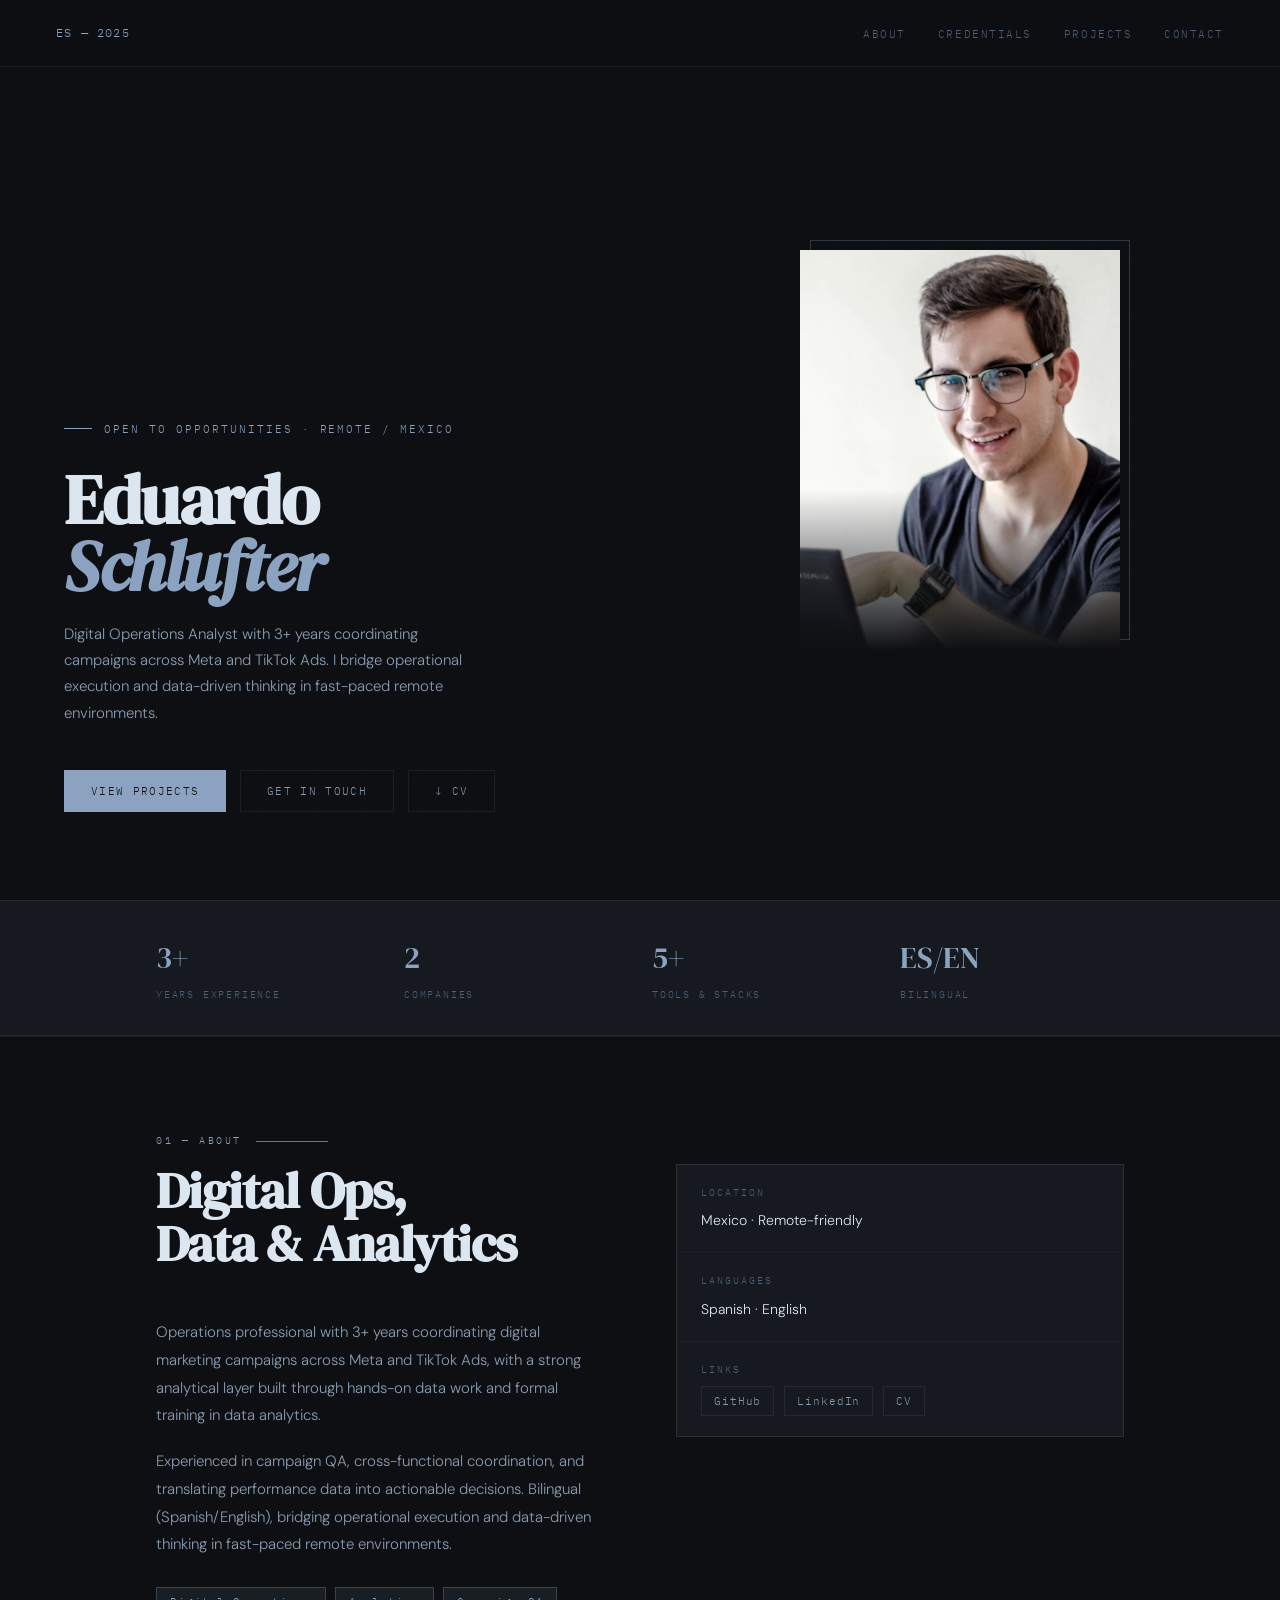
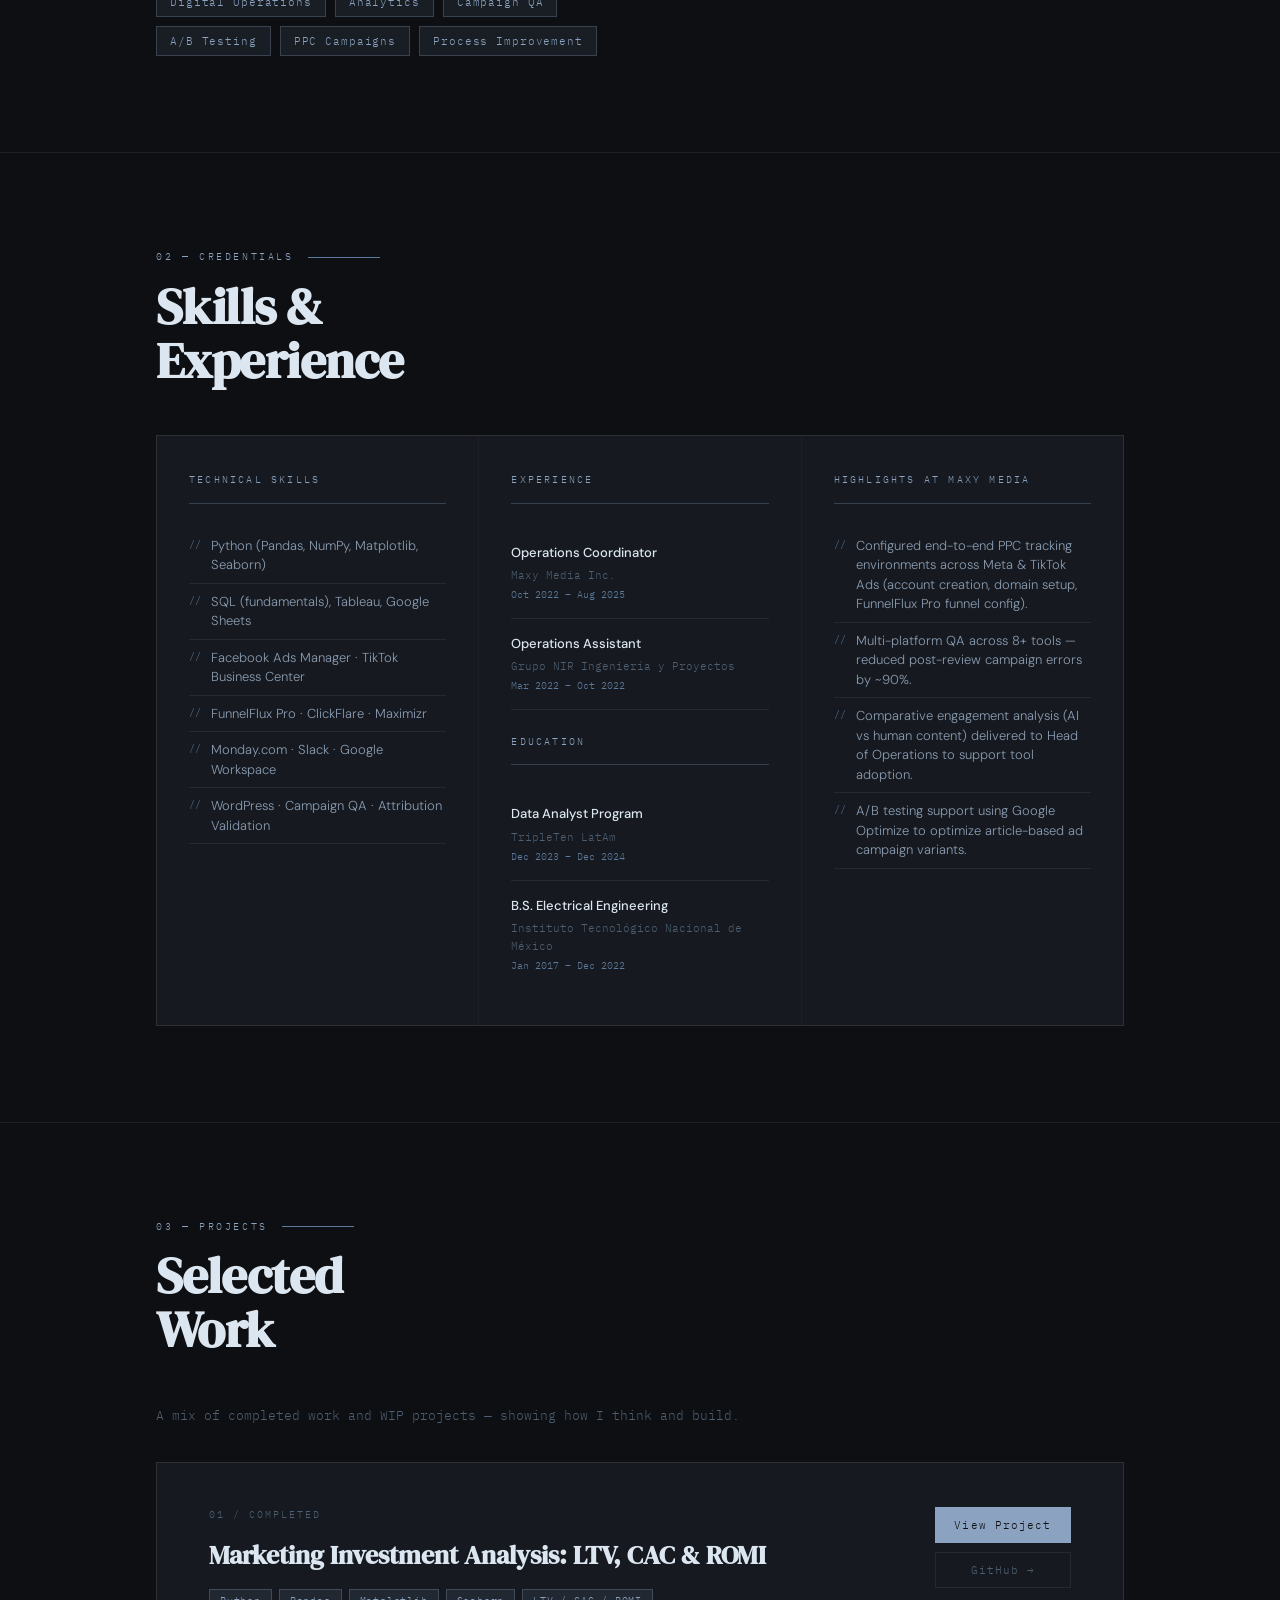
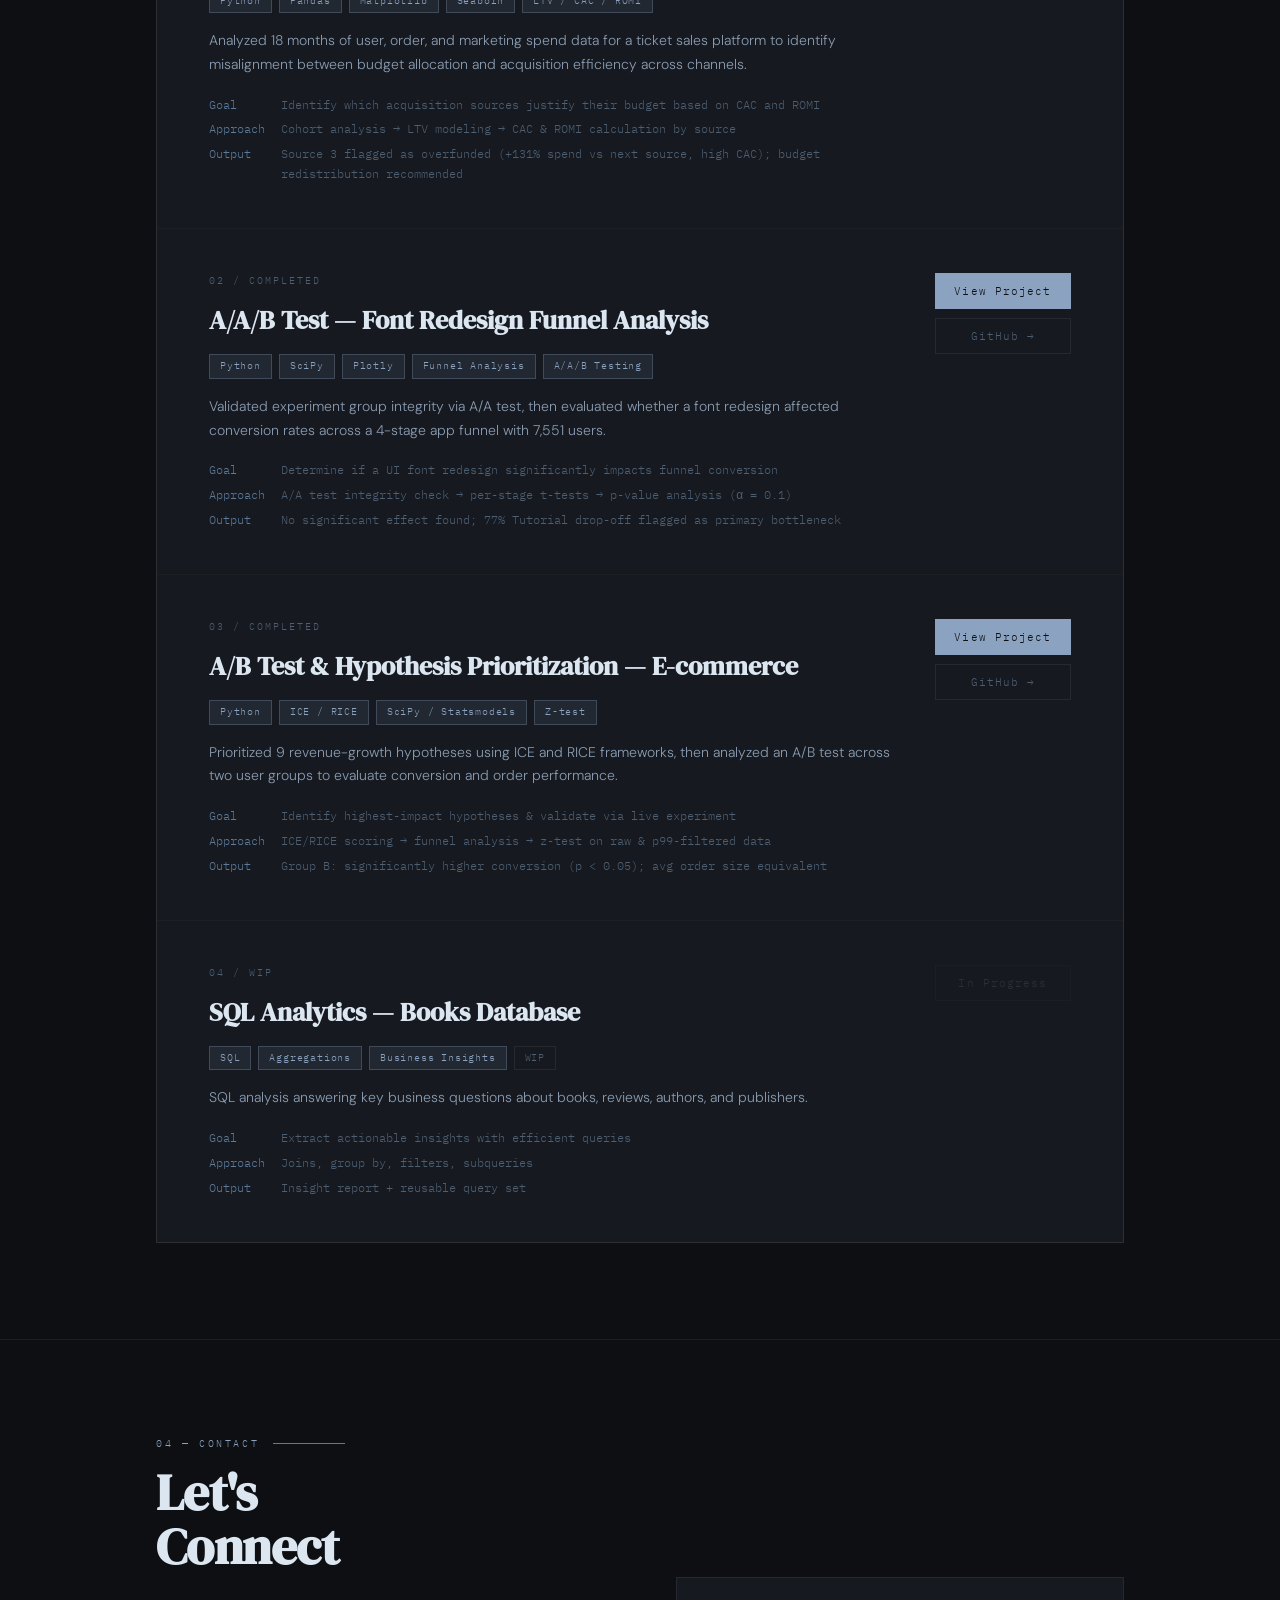
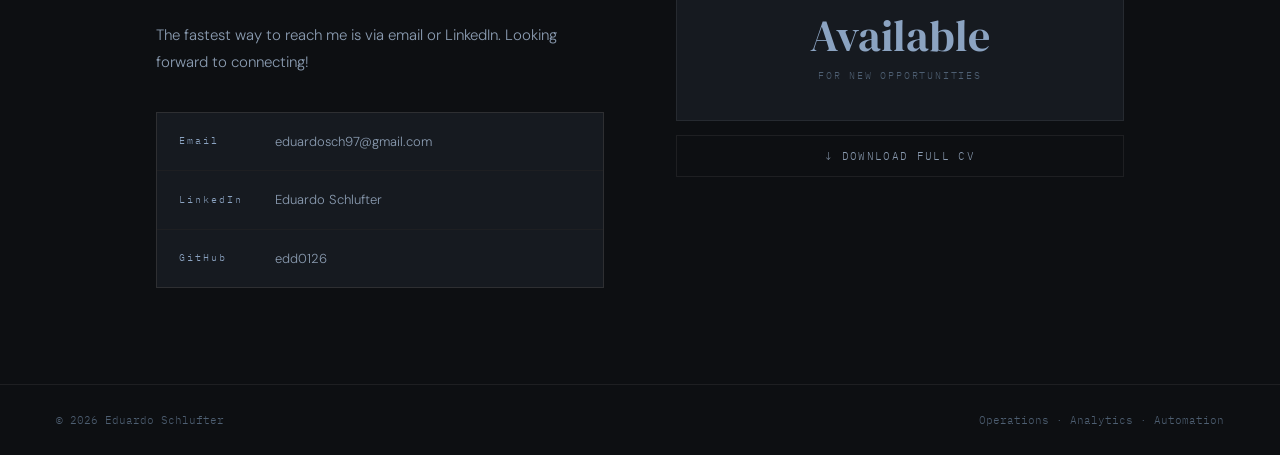
<file: index.html>
<!DOCTYPE html>
<html lang="en">
<head>
  <meta charset="UTF-8" />
  <meta name="viewport" content="width=device-width, initial-scale=1.0" />
  <title>Eduardo Schlufter — Portfolio</title>
  <meta name="description" content="Eduardo Schlufter — Operations Coordinator · Data Analytics · Process Automation" />
  <link rel="preconnect" href="https://fonts.googleapis.com" />
  <link rel="preconnect" href="https://fonts.gstatic.com" crossorigin />
  <link href="https://fonts.googleapis.com/css2?family=DM+Serif+Display:ital@0;1&family=IBM+Plex+Mono:wght@300;400;500&family=DM+Sans:wght@300;400;500&display=swap" rel="stylesheet" />
  <link rel="stylesheet" href="style.css" />
</head>
<body>

  <nav>
    <a href="#top" class="nav-logo">ES — 2025</a>
    <ul class="nav-links">
      <li><a href="#about">About</a></li>
      <li><a href="#credentials">Credentials</a></li>
      <li><a href="#projects">Projects</a></li>
      <li><a href="#contact">Contact</a></li>
    </ul>
  </nav>

  <!-- ── HERO ── -->
  <section class="hero" id="top" style="border-top: none;">
    <div class="hero-left">
      <div class="hero-tag">Open to opportunities · Remote / Mexico</div>
      <h1 class="hero-name">Eduardo<br><em>Schlufter</em></h1>
      <p class="hero-sub">Digital Operations Analyst with 3+ years coordinating campaigns across Meta and TikTok Ads. I bridge operational execution and data-driven thinking in fast-paced remote environments.</p>
      <div class="hero-actions">
        <a href="#projects" class="btn btn-primary">View Projects</a>
        <a href="#contact" class="btn btn-outline">Get in Touch</a>
        <a href="assets/Eduardo_Schlufter_CV.pdf" target="_blank" class="btn btn-outline">↓ CV</a>
      </div>
    </div>
    <div class="hero-right">
      <div class="hero-photo-wrap">
        <img src="assets/p-pic.jpg" alt="Eduardo Schlufter" />
      </div>
    </div>
  </section>

  <!-- ── STATS ── -->
  <div class="stats-bar">
    <div class="stats-inner">
      <div class="reveal">
        <div class="stat-val">3+</div>
        <div class="stat-lbl">Years Experience</div>
      </div>
      <div class="reveal d1">
        <div class="stat-val">2</div>
        <div class="stat-lbl">Companies</div>
      </div>
      <div class="reveal d2">
        <div class="stat-val">5+</div>
        <div class="stat-lbl">Tools & Stacks</div>
      </div>
      <div class="reveal d3">
        <div class="stat-val">ES/EN</div>
        <div class="stat-lbl">Bilingual</div>
      </div>
    </div>
  </div>

  <!-- ── ABOUT ── -->
  <section id="about">
    <div class="inner">
      <div class="section-label">01 — About</div>
      <div class="about-grid">
        <div>
          <h2 class="section-title reveal">Digital Ops,<br>Data & Analytics</h2>
          <div class="about-text reveal">
            <p>Operations professional with 3+ years coordinating digital marketing campaigns across Meta and TikTok Ads, with a strong analytical layer built through hands-on data work and formal training in data analytics.</p>
            <p>Experienced in campaign QA, cross-functional coordination, and translating performance data into actionable decisions. Bilingual (Spanish/English), bridging operational execution and data-driven thinking in fast-paced remote environments.</p>
          </div>
          <div class="focus-tags reveal">
            <span class="tag">Digital Operations</span>
            <span class="tag">Analytics</span>
            <span class="tag">Campaign QA</span>
            <span class="tag">A/B Testing</span>
            <span class="tag">PPC Campaigns</span>
            <span class="tag">Process Improvement</span>
          </div>
        </div>
        <div class="reveal">
          <div class="meta-stack">
            <div class="meta-item">
              <div class="meta-item-lbl">Location</div>
              <div class="meta-item-val">Mexico · Remote-friendly</div>
            </div>
            <div class="meta-item">
              <div class="meta-item-lbl">Languages</div>
              <div class="meta-item-val">Spanish · English</div>
            </div>
            <div class="meta-item">
              <div class="meta-item-lbl">Links</div>
              <div class="social-row">
                <a href="https://github.com/edd0126" target="_blank" class="social-link">GitHub</a>
                <a href="https://www.linkedin.com/in/eduardo-schlufter-704889116/" target="_blank" class="social-link">LinkedIn</a>
                <a href="https://drive.google.com/file/d/12-T_VDntnQ95_SvZIrYCv5WUB22SXpeE/view?usp=sharing" target="_blank" class="social-link">CV</a>
              </div>
            </div>
          </div>
        </div>
      </div>
    </div>
  </section>

  <!-- ── CREDENTIALS ── -->
  <section id="credentials">
    <div class="inner">
      <div class="section-label">02 — Credentials</div>
      <h2 class="section-title reveal">Skills &<br>Experience</h2>
      <div class="creds-grid reveal">
        <div class="cred-block">
          <div class="cred-title">Technical Skills</div>
          <div class="cred-row">Python (Pandas, NumPy, Matplotlib, Seaborn)</div>
          <div class="cred-row">SQL (fundamentals), Tableau, Google Sheets</div>
          <div class="cred-row">Facebook Ads Manager · TikTok Business Center</div>
          <div class="cred-row">FunnelFlux Pro · ClickFlare · Maximizr</div>
          <div class="cred-row">Monday.com · Slack · Google Workspace</div>
          <div class="cred-row">WordPress · Campaign QA · Attribution Validation</div>
        </div>
        <div class="cred-block">
          <div class="cred-title">Experience</div>
          <div class="exp-item">
            <div class="exp-title">Operations Coordinator</div>
            <div class="exp-org">Maxy Media Inc.</div>
            <div class="exp-date">Oct 2022 – Aug 2025</div>
          </div>
          <div class="exp-item">
            <div class="exp-title">Operations Assistant</div>
            <div class="exp-org">Grupo NIR Ingeniería y Proyectos</div>
            <div class="exp-date">Mar 2022 – Oct 2022</div>
          </div>
          <div class="cred-title" style="margin-top: 24px;">Education</div>
          <div class="exp-item">
            <div class="exp-title">Data Analyst Program</div>
            <div class="exp-org">TripleTen LatAm</div>
            <div class="exp-date">Dec 2023 – Dec 2024</div>
          </div>
          <div class="exp-item">
            <div class="exp-title">B.S. Electrical Engineering</div>
            <div class="exp-org">Instituto Tecnológico Nacional de México</div>
            <div class="exp-date">Jan 2017 – Dec 2022</div>
          </div>
        </div>
        <div class="cred-block">
          <div class="cred-title">Highlights at Maxy Media</div>
          <div class="cred-row">Configured end-to-end PPC tracking environments across Meta & TikTok Ads (account creation, domain setup, FunnelFlux Pro funnel config).</div>
          <div class="cred-row">Multi-platform QA across 8+ tools — reduced post-review campaign errors by ~90%.</div>
          <div class="cred-row">Comparative engagement analysis (AI vs human content) delivered to Head of Operations to support tool adoption.</div>
          <div class="cred-row">A/B testing support using Google Optimize to optimize article-based ad campaign variants.</div>
        </div>
      </div>
    </div>
  </section>

  <!-- ── PROJECTS ── -->
  <section id="projects">
    <div class="inner">
      <div class="section-label">03 — Projects</div>
      <h2 class="section-title reveal">Selected<br>Work</h2>
      <p class="reveal" style="font-family: var(--mono); font-size: 13px; color: var(--text-muted); margin-bottom: 36px;">
        A mix of completed work and WIP projects — showing how I think and build.
      </p>
      <div class="projects-list">

        <!-- Project 1: Marketing Investment Analysis (NEW) -->
        <div class="proj-card reveal">
          <div>
            <div class="proj-index">01 / COMPLETED</div>
            <h3 class="proj-name">Marketing Investment Analysis: LTV, CAC & ROMI</h3>
            <div class="proj-tech">
              <span class="tech-tag">Python</span>
              <span class="tech-tag">Pandas</span>
              <span class="tech-tag">Matplotlib</span>
              <span class="tech-tag">Seaborn</span>
              <span class="tech-tag">LTV / CAC / ROMI</span>
            </div>
            <p class="proj-desc">Analyzed 18 months of user, order, and marketing spend data for a ticket sales platform to identify misalignment between budget allocation and acquisition efficiency across channels.</p>
            <ul class="proj-bullets">
              <li data-k="Goal">Identify which acquisition sources justify their budget based on CAC and ROMI</li>
              <li data-k="Approach">Cohort analysis → LTV modeling → CAC & ROMI calculation by source</li>
              <li data-k="Output">Source 3 flagged as overfunded (+131% spend vs next source, high CAC); budget redistribution recommended</li>
            </ul>
          </div>
          <div class="proj-links">
            <a href="Projects/marketing-analysis/" class="proj-link primary">View Project</a>
            <a href="https://github.com/edd0126/marketing_investment_analysis_ltv_romi" target="_blank" class="proj-link">GitHub →</a>
          </div>
        </div>

        <!-- Project 2: A/A/B Test -->
        <div class="proj-card reveal d1">
          <div>
            <div class="proj-index">02 / COMPLETED</div>
            <h3 class="proj-name">A/A/B Test — Font Redesign Funnel Analysis</h3>
            <div class="proj-tech">
              <span class="tech-tag">Python</span>
              <span class="tech-tag">SciPy</span>
              <span class="tech-tag">Plotly</span>
              <span class="tech-tag">Funnel Analysis</span>
              <span class="tech-tag">A/A/B Testing</span>
            </div>
            <p class="proj-desc">Validated experiment group integrity via A/A test, then evaluated whether a font redesign affected conversion rates across a 4-stage app funnel with 7,551 users.</p>
            <ul class="proj-bullets">
              <li data-k="Goal">Determine if a UI font redesign significantly impacts funnel conversion</li>
              <li data-k="Approach">A/A test integrity check → per-stage t-tests → p-value analysis (α = 0.1)</li>
              <li data-k="Output">No significant effect found; 77% Tutorial drop-off flagged as primary bottleneck</li>
            </ul>
          </div>
          <div class="proj-links">
            <a href="Projects/aab-test/" class="proj-link primary">View Project</a>
            <a href="https://github.com/edd0126/aab-test-font-redesign-funnel-analysis" target="_blank" class="proj-link">GitHub →</a>
          </div>
        </div>

        <!-- Project 3: A/B Test E-commerce -->
        <div class="proj-card reveal d2">
          <div>
            <div class="proj-index">03 / COMPLETED</div>
            <h3 class="proj-name">A/B Test & Hypothesis Prioritization — E-commerce</h3>
            <div class="proj-tech">
              <span class="tech-tag">Python</span>
              <span class="tech-tag">ICE / RICE</span>
              <span class="tech-tag">SciPy / Statsmodels</span>
              <span class="tech-tag">Z-test</span>
            </div>
            <p class="proj-desc">Prioritized 9 revenue-growth hypotheses using ICE and RICE frameworks, then analyzed an A/B test across two user groups to evaluate conversion and order performance.</p>
            <ul class="proj-bullets">
              <li data-k="Goal">Identify highest-impact hypotheses & validate via live experiment</li>
              <li data-k="Approach">ICE/RICE scoring → funnel analysis → z-test on raw & p99-filtered data</li>
              <li data-k="Output">Group B: significantly higher conversion (p &lt; 0.05); avg order size equivalent</li>
            </ul>
          </div>
          <div class="proj-links">
            <a href="Projects/ab-test/" class="proj-link primary">View Project</a>
            <a href="https://github.com/edd0126/ab-test-ecommerce-hypothesis-prioritization" target="_blank" class="proj-link">GitHub →</a>
          </div>
        </div>

        <!-- Project 4: SQL WIP -->
        <div class="proj-card reveal d3">
          <div>
            <div class="proj-index">04 / WIP</div>
            <h3 class="proj-name">SQL Analytics — Books Database</h3>
            <div class="proj-tech">
              <span class="tech-tag">SQL</span>
              <span class="tech-tag">Aggregations</span>
              <span class="tech-tag">Business Insights</span>
              <span class="tech-tag wip">WIP</span>
            </div>
            <p class="proj-desc">SQL analysis answering key business questions about books, reviews, authors, and publishers.</p>
            <ul class="proj-bullets">
              <li data-k="Goal">Extract actionable insights with efficient queries</li>
              <li data-k="Approach">Joins, group by, filters, subqueries</li>
              <li data-k="Output">Insight report + reusable query set</li>
            </ul>
          </div>
          <div class="proj-links">
            <a href="#" class="proj-link disabled">In Progress</a>
          </div>
        </div>

      </div>
    </div>
  </section>

  <!-- ── CONTACT ── -->
  <section id="contact">
    <div class="inner">
      <div class="section-label">04 — Contact</div>
      <div class="contact-grid">
        <div>
          <h2 class="section-title reveal">Let's<br>Connect</h2>
          <p class="contact-note reveal">The fastest way to reach me is via email or LinkedIn. Looking forward to connecting!</p>
          <div class="contact-methods reveal">
            <a href="mailto:eduardosch97@gmail.com" class="contact-row">
              <span class="contact-icon">Email</span>
              <span class="contact-val">eduardosch97@gmail.com</span>
            </a>
            <a href="https://www.linkedin.com/in/eduardo-schlufter-704889116/" target="_blank" class="contact-row">
              <span class="contact-icon">LinkedIn</span>
              <span class="contact-val">Eduardo Schlufter</span>
            </a>
            <a href="https://github.com/edd0126" target="_blank" class="contact-row">
              <span class="contact-icon">GitHub</span>
              <span class="contact-val">edd0126</span>
            </a>
          </div>
        </div>
        <div class="reveal">
          <div class="contact-avail">
            <div class="avail-text">Available</div>
            <div class="avail-sub">For new opportunities</div>
          </div>
          <a href="https://drive.google.com/file/d/12-T_VDntnQ95_SvZIrYCv5WUB22SXpeE/view?usp=sharing" target="_blank" class="btn btn-outline" style="width:100%; justify-content:center;">↓ Download Full CV</a>
        </div>
      </div>
    </div>
  </section>

  <footer>
    <span class="footer-txt">© <span id="yr"></span> Eduardo Schlufter</span>
    <span class="footer-txt">Operations · Analytics · Automation</span>
  </footer>

  <script>
    document.getElementById('yr').textContent = new Date().getFullYear();
    const obs = new IntersectionObserver(entries => {
      entries.forEach(e => { if (e.isIntersecting) e.target.classList.add('visible'); });
    }, { threshold: 0.08, rootMargin: '0px 0px -36px 0px' });
    document.querySelectorAll('.reveal').forEach(el => obs.observe(el));
  </script>
</body>
</html>
</file>
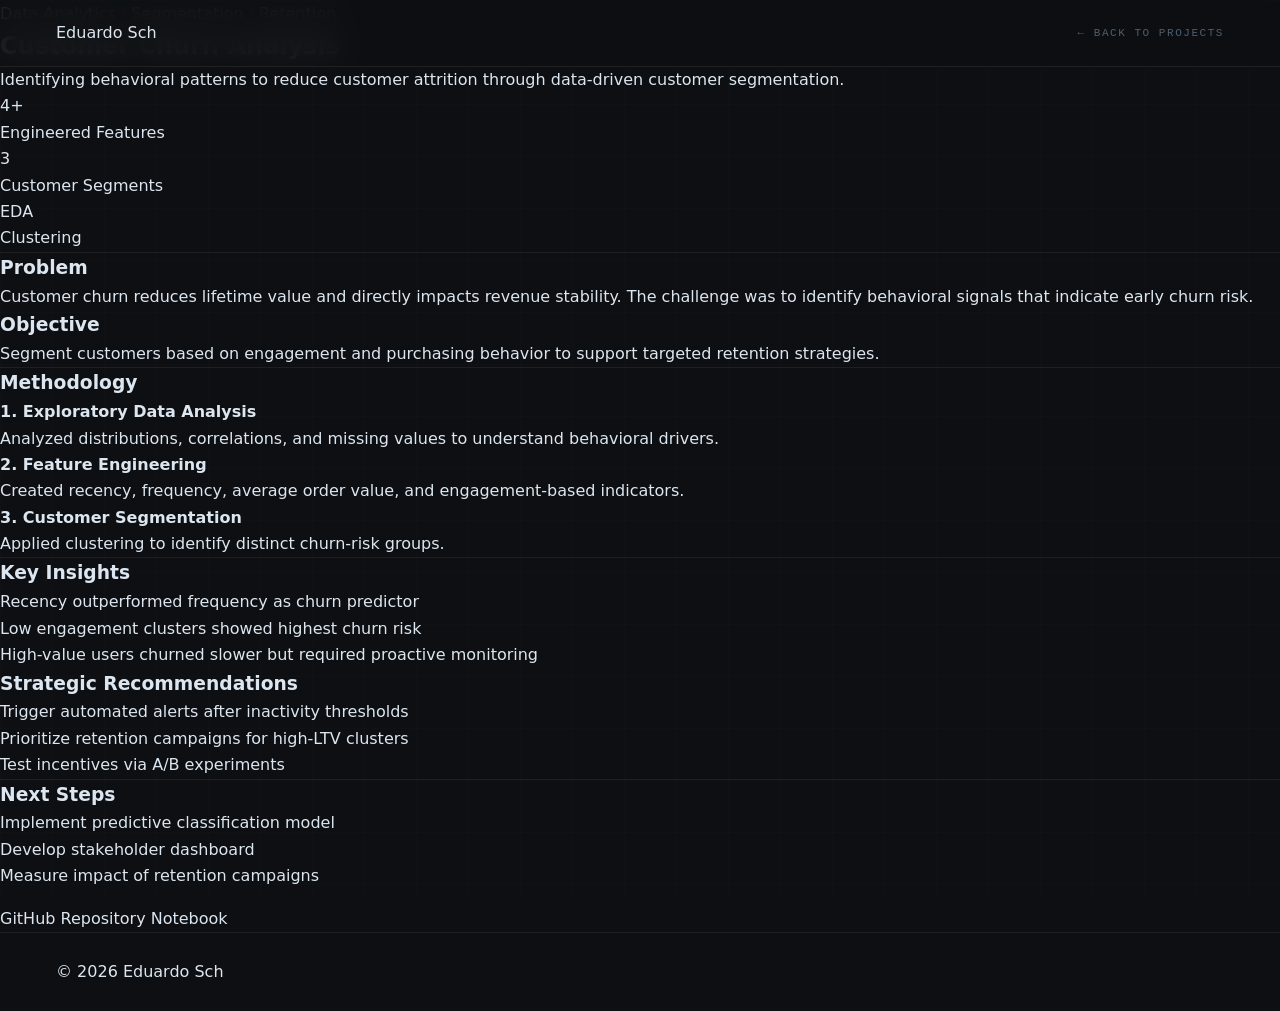
<file: Projects/churn-analisis/index.html>
<!doctype html>
<html lang="en">
<head>
  <meta charset="UTF-8" />
  <meta name="viewport" content="width=device-width, initial-scale=1.0" />
  <title>Customer Churn Analysis — Eduardo Sch</title>
  <meta name="description" content="Customer Churn Analysis project by Eduardo Sch" />
  <link rel="stylesheet" href="/style.css" />
</head>

<body>

<header class="site-header">
  <div class="container">
    <nav class="nav">
      <a class="brand" href="/">Eduardo Sch</a>
      <div class="nav-links">
        <a href="/#projects">← Back to Projects</a>
      </div>
    </nav>

    <section class="project-hero">
      <div class="project-hero-text">
        <p class="pill">Data Analytics · Segmentation · Retention</p>
        <h1>Customer Churn Analysis</h1>
        <p class="subtitle">
          Identifying behavioral patterns to reduce customer attrition
          through data-driven customer segmentation.
        </p>
      </div>

      <div class="project-metrics">
        <div class="metric">
          <div class="metric-value">4+</div>
          <div class="metric-label">Engineered Features</div>
        </div>

        <div class="metric">
          <div class="metric-value">3</div>
          <div class="metric-label">Customer Segments</div>
        </div>

        <div class="metric">
          <div class="metric-value">EDA</div>
          <div class="metric-label">Clustering</div>
        </div>
      </div>
    </section>
  </div>
</header>

<main>

<section class="section">
  <div class="container grid-2">
    <div class="card">
      <h3>Problem</h3>
      <p>
        Customer churn reduces lifetime value and directly impacts revenue stability.
        The challenge was to identify behavioral signals that indicate early churn risk.
      </p>
    </div>

    <div class="card">
      <h3>Objective</h3>
      <p>
        Segment customers based on engagement and purchasing behavior to support
        targeted retention strategies.
      </p>
    </div>
  </div>
</section>

<section class="section">
  <div class="container">
    <div class="card">
      <h3>Methodology</h3>

      <div class="timeline">
        <div class="timeline-step">
          <h4>1. Exploratory Data Analysis</h4>
          <p>Analyzed distributions, correlations, and missing values to understand behavioral drivers.</p>
        </div>

        <div class="timeline-step">
          <h4>2. Feature Engineering</h4>
          <p>Created recency, frequency, average order value, and engagement-based indicators.</p>
        </div>

        <div class="timeline-step">
          <h4>3. Customer Segmentation</h4>
          <p>Applied clustering to identify distinct churn-risk groups.</p>
        </div>
      </div>

    </div>
  </div>
</section>

<section class="section">
  <div class="container grid-2">
    <div class="card">
      <h3>Key Insights</h3>
      <ul class="bullets">
        <li>Recency outperformed frequency as churn predictor</li>
        <li>Low engagement clusters showed highest churn risk</li>
        <li>High-value users churned slower but required proactive monitoring</li>
      </ul>
    </div>

    <div class="card">
      <h3>Strategic Recommendations</h3>
      <ul class="bullets">
        <li>Trigger automated alerts after inactivity thresholds</li>
        <li>Prioritize retention campaigns for high-LTV clusters</li>
        <li>Test incentives via A/B experiments</li>
      </ul>
    </div>
  </div>
</section>

<section class="section">
  <div class="container">
    <div class="card">
      <h3>Next Steps</h3>
      <ul class="bullets">
        <li>Implement predictive classification model</li>
        <li>Develop stakeholder dashboard</li>
        <li>Measure impact of retention campaigns</li>
      </ul>

      <div class="project-links" style="margin-top:16px;">
        <a href="#" target="_blank">GitHub Repository</a>
        <a href="#" target="_blank">Notebook</a>
      </div>
    </div>
  </div>
</section>

</main>

<footer class="footer">
  <div class="container">
    <p class="muted small">© <span id="year"></span> Eduardo Sch</p>
  </div>
</footer>

<script>
document.getElementById("year").textContent = new Date().getFullYear();
</script>

</body>
</html>
</file>
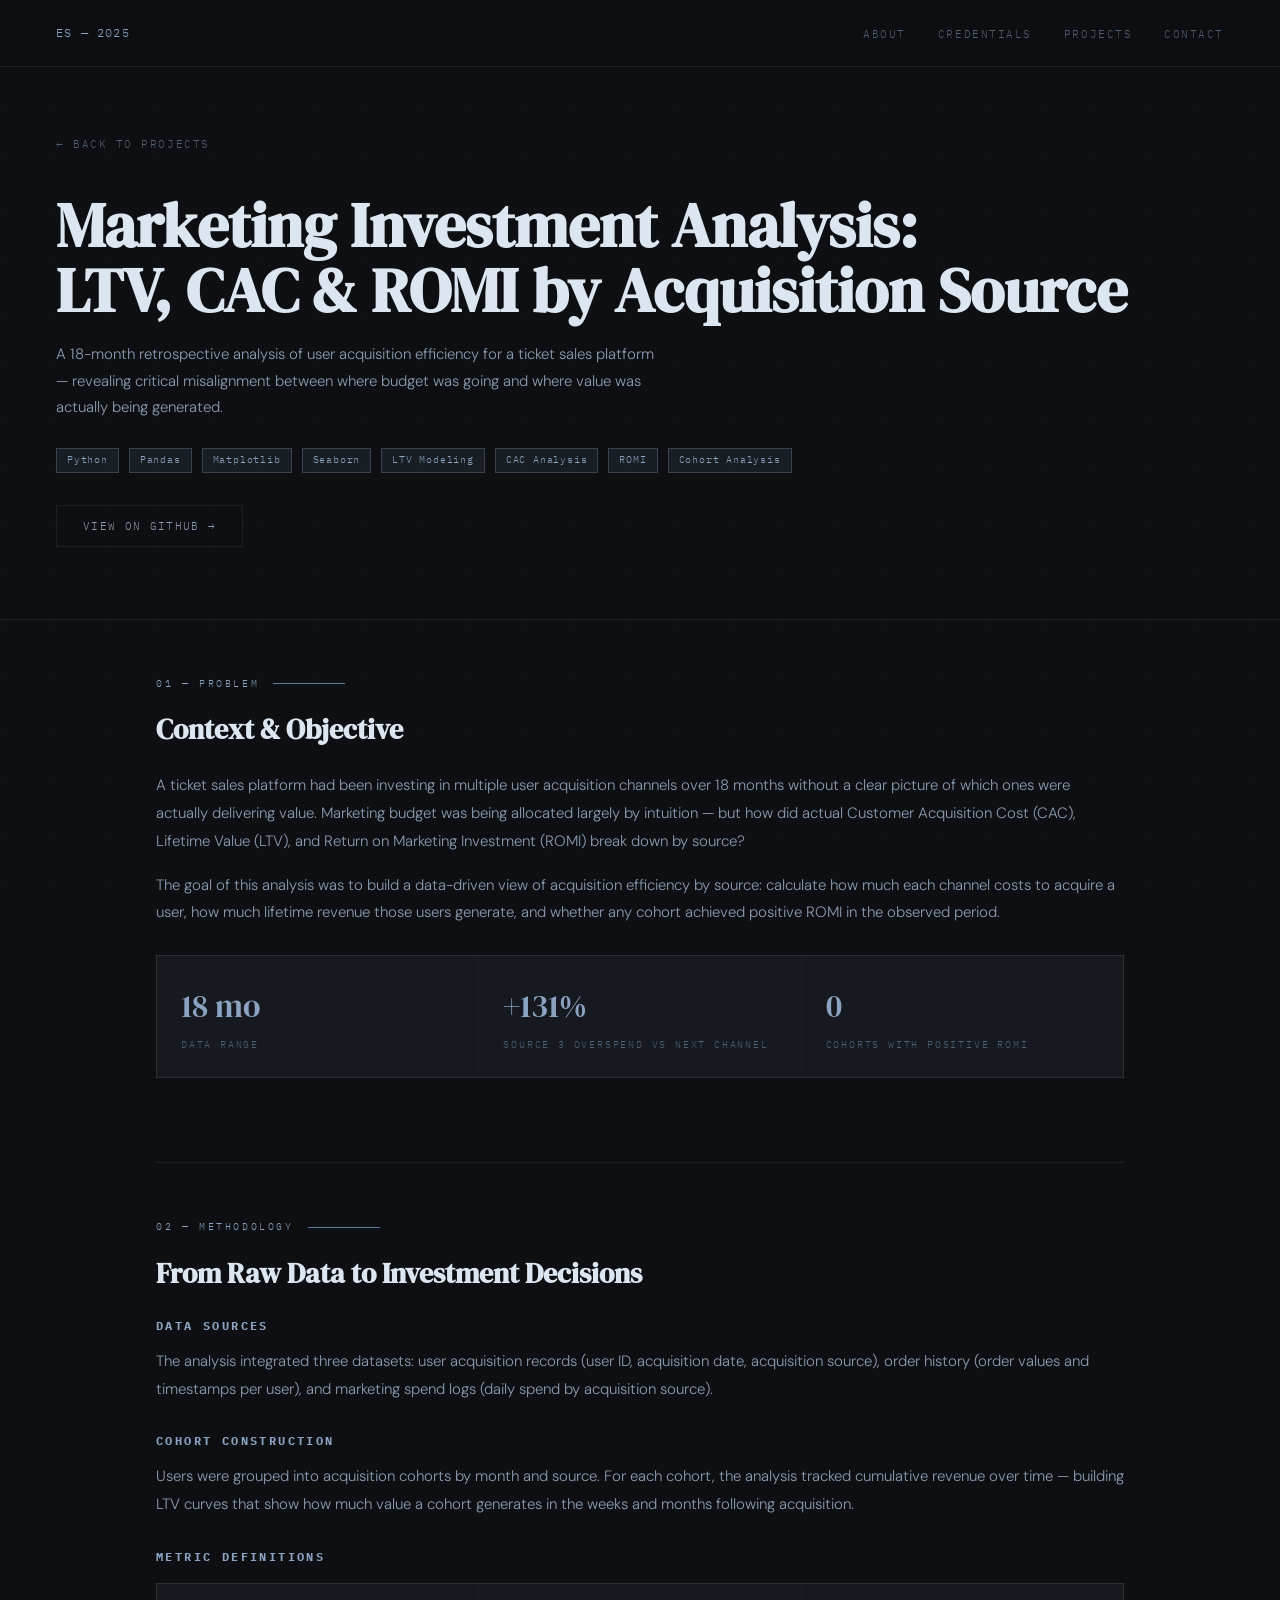
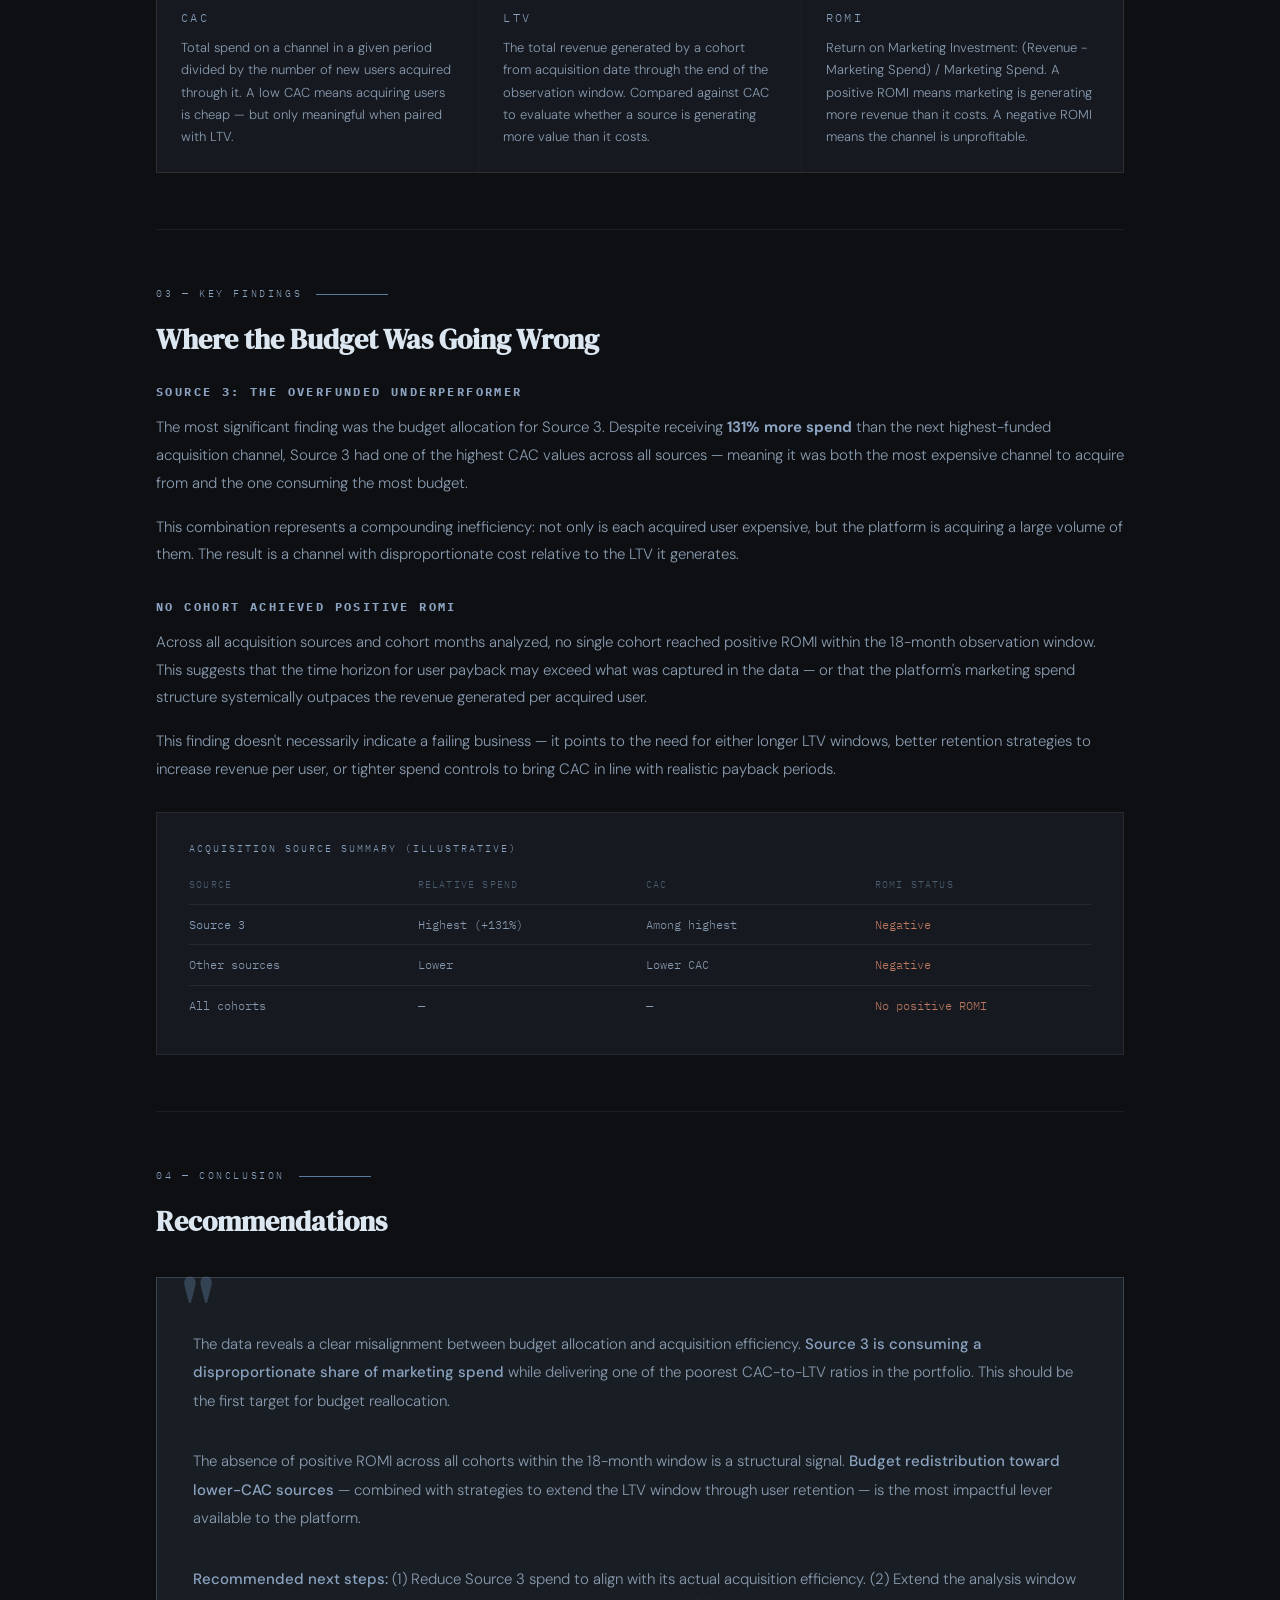
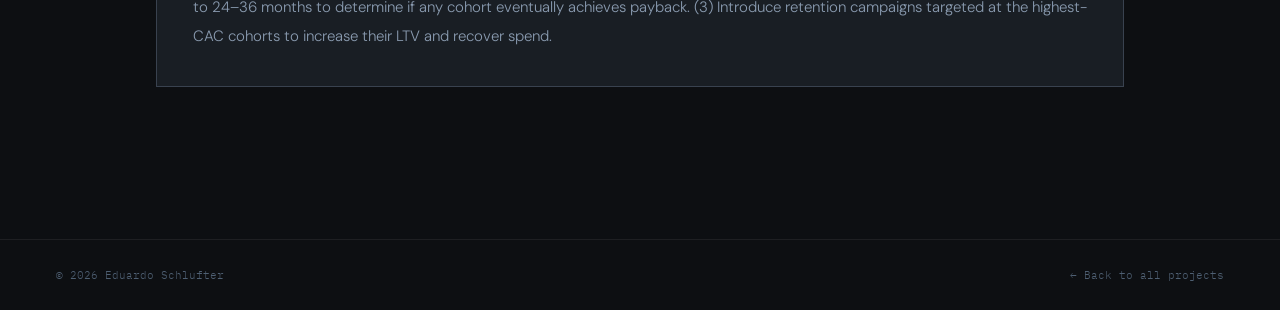
<file: Projects/marketing-analysis/index.html>
<!DOCTYPE html>
<html lang="en">
<head>
  <meta charset="UTF-8" />
  <meta name="viewport" content="width=device-width, initial-scale=1.0" />
  <title>Marketing Investment Analysis: LTV, CAC & ROMI · Eduardo Schlufter</title>
  <link rel="preconnect" href="https://fonts.googleapis.com" />
  <link rel="preconnect" href="https://fonts.gstatic.com" crossorigin />
  <link href="https://fonts.googleapis.com/css2?family=DM+Serif+Display:ital@0;1&family=IBM+Plex+Mono:wght@300;400;500&family=DM+Sans:wght@300;400;500&display=swap" rel="stylesheet" />
  <link rel="stylesheet" href="../../style.css" />
</head>
<body>

  <nav>
    <a href="../../" class="nav-logo">ES — 2025</a>
    <ul class="nav-links">
      <li><a href="../../#about">About</a></li>
      <li><a href="../../#credentials">Credentials</a></li>
      <li><a href="../../#projects">Projects</a></li>
      <li><a href="../../#contact">Contact</a></li>
    </ul>
  </nav>

  <!-- ── PAGE HERO ── -->
  <div class="page-hero">
    <a href="../../#projects" class="page-back">← Back to Projects</a>
    <h1 class="page-title">Marketing Investment Analysis:<br>LTV, CAC & ROMI by Acquisition Source</h1>
    <p class="page-sub">A 18-month retrospective analysis of user acquisition efficiency for a ticket sales platform — revealing critical misalignment between where budget was going and where value was actually being generated.</p>
    <div class="page-meta">
      <span class="tech-tag">Python</span>
      <span class="tech-tag">Pandas</span>
      <span class="tech-tag">Matplotlib</span>
      <span class="tech-tag">Seaborn</span>
      <span class="tech-tag">LTV Modeling</span>
      <span class="tech-tag">CAC Analysis</span>
      <span class="tech-tag">ROMI</span>
      <span class="tech-tag">Cohort Analysis</span>
    </div>
    <div class="page-links">
      <a href="https://github.com/edd0126/marketing_investment_analysis_ltv_romi" target="_blank" class="btn btn-outline">View on GitHub →</a>
    </div>
  </div>

  <div class="proj-body">

    <!-- ── OVERVIEW ── -->
    <div class="proj-section">
      <div class="section-label">01 — Problem</div>
      <h2 class="proj-h2">Context & Objective</h2>
      <p class="proj-p">A ticket sales platform had been investing in multiple user acquisition channels over 18 months without a clear picture of which ones were actually delivering value. Marketing budget was being allocated largely by intuition — but how did actual Customer Acquisition Cost (CAC), Lifetime Value (LTV), and Return on Marketing Investment (ROMI) break down by source?</p>
      <p class="proj-p">The goal of this analysis was to build a data-driven view of acquisition efficiency by source: calculate how much each channel costs to acquire a user, how much lifetime revenue those users generate, and whether any cohort achieved positive ROMI in the observed period.</p>

      <div class="kpi-row">
        <div class="kpi-box">
          <div class="kpi-val">18 mo</div>
          <div class="kpi-lbl">Data Range</div>
        </div>
        <div class="kpi-box">
          <div class="kpi-val">+131%</div>
          <div class="kpi-lbl">Source 3 overspend vs next channel</div>
        </div>
        <div class="kpi-box">
          <div class="kpi-val">0</div>
          <div class="kpi-lbl">Cohorts with positive ROMI</div>
        </div>
      </div>
    </div>

    <!-- ── METHODOLOGY ── -->
    <div class="proj-section">
      <div class="section-label">02 — Methodology</div>
      <h2 class="proj-h2">From Raw Data to Investment Decisions</h2>

      <h3 class="proj-h3">Data Sources</h3>
      <p class="proj-p">The analysis integrated three datasets: user acquisition records (user ID, acquisition date, acquisition source), order history (order values and timestamps per user), and marketing spend logs (daily spend by acquisition source).</p>

      <h3 class="proj-h3" style="margin-top: 28px;">Cohort Construction</h3>
      <p class="proj-p">Users were grouped into acquisition cohorts by month and source. For each cohort, the analysis tracked cumulative revenue over time — building LTV curves that show how much value a cohort generates in the weeks and months following acquisition.</p>

      <h3 class="proj-h3" style="margin-top: 28px;">Metric Definitions</h3>

      <div style="display: grid; grid-template-columns: 1fr 1fr 1fr; gap: 1px; background: var(--border); border: 1px solid var(--border); margin-top: 16px;">
        <div style="background: var(--bg2); padding: 24px;">
          <div class="proj-h3" style="margin-bottom: 10px;">CAC</div>
          <p style="font-size: 13px; color: var(--text-dim); line-height: 1.7;">Total spend on a channel in a given period divided by the number of new users acquired through it. A low CAC means acquiring users is cheap — but only meaningful when paired with LTV.</p>
        </div>
        <div style="background: var(--bg2); padding: 24px;">
          <div class="proj-h3" style="margin-bottom: 10px;">LTV</div>
          <p style="font-size: 13px; color: var(--text-dim); line-height: 1.7;">The total revenue generated by a cohort from acquisition date through the end of the observation window. Compared against CAC to evaluate whether a source is generating more value than it costs.</p>
        </div>
        <div style="background: var(--bg2); padding: 24px;">
          <div class="proj-h3" style="margin-bottom: 10px;">ROMI</div>
          <p style="font-size: 13px; color: var(--text-dim); line-height: 1.7;">Return on Marketing Investment: (Revenue − Marketing Spend) / Marketing Spend. A positive ROMI means marketing is generating more revenue than it costs. A negative ROMI means the channel is unprofitable.</p>
        </div>
      </div>
    </div>

    <!-- ── KEY FINDINGS ── -->
    <div class="proj-section">
      <div class="section-label">03 — Key Findings</div>
      <h2 class="proj-h2">Where the Budget Was Going Wrong</h2>

      <h3 class="proj-h3">Source 3: The Overfunded Underperformer</h3>
      <p class="proj-p">The most significant finding was the budget allocation for Source 3. Despite receiving <strong style="color:var(--acc)">131% more spend</strong> than the next highest-funded acquisition channel, Source 3 had one of the highest CAC values across all sources — meaning it was both the most expensive channel to acquire from and the one consuming the most budget.</p>
      <p class="proj-p">This combination represents a compounding inefficiency: not only is each acquired user expensive, but the platform is acquiring a large volume of them. The result is a channel with disproportionate cost relative to the LTV it generates.</p>

      <h3 class="proj-h3" style="margin-top: 28px;">No Cohort Achieved Positive ROMI</h3>
      <p class="proj-p">Across all acquisition sources and cohort months analyzed, no single cohort reached positive ROMI within the 18-month observation window. This suggests that the time horizon for user payback may exceed what was captured in the data — or that the platform's marketing spend structure systemically outpaces the revenue generated per acquired user.</p>
      <p class="proj-p">This finding doesn't necessarily indicate a failing business — it points to the need for either longer LTV windows, better retention strategies to increase revenue per user, or tighter spend controls to bring CAC in line with realistic payback periods.</p>

      <div style="background: var(--bg2); border: 1px solid var(--border); padding: 28px 32px; margin-top: 28px; font-family: var(--mono); font-size: 12px;">
        <div style="color: var(--acc); font-size: 10px; letter-spacing: 0.2em; text-transform: uppercase; margin-bottom: 20px;">Acquisition Source Summary (illustrative)</div>
        <div style="display: grid; grid-template-columns: 1fr 1fr 1fr 1fr; gap: 12px; color: var(--text-muted); font-size: 10px; letter-spacing: 0.12em; text-transform: uppercase; padding-bottom: 10px; border-bottom: 1px solid var(--border);">
          <span>Source</span><span>Relative Spend</span><span>CAC</span><span>ROMI Status</span>
        </div>
        <div style="display: grid; grid-template-columns: 1fr 1fr 1fr 1fr; gap: 12px; color: var(--text-dim); padding: 10px 0; border-bottom: 1px solid var(--border);">
          <span style="color:var(--acc)">Source 3</span><span>Highest (+131%)</span><span>Among highest</span><span style="color:#c17a5e">Negative</span>
        </div>
        <div style="display: grid; grid-template-columns: 1fr 1fr 1fr 1fr; gap: 12px; color: var(--text-dim); padding: 10px 0; border-bottom: 1px solid var(--border);">
          <span>Other sources</span><span>Lower</span><span>Lower CAC</span><span style="color:#c17a5e">Negative</span>
        </div>
        <div style="display: grid; grid-template-columns: 1fr 1fr 1fr 1fr; gap: 12px; color: var(--text-dim); padding: 10px 0;">
          <span>All cohorts</span><span>—</span><span>—</span><span style="color:#c17a5e">No positive ROMI</span>
        </div>
      </div>
    </div>

    <!-- ── CONCLUSION ── -->
    <div class="proj-section">
      <div class="section-label">04 — Conclusion</div>
      <h2 class="proj-h2">Recommendations</h2>
      <div class="conclusion-box">
        <p class="conclusion-text">The data reveals a clear misalignment between budget allocation and acquisition efficiency. <strong>Source 3 is consuming a disproportionate share of marketing spend</strong> while delivering one of the poorest CAC-to-LTV ratios in the portfolio. This should be the first target for budget reallocation.</p>
        <p class="conclusion-text" style="margin-top: 16px;">The absence of positive ROMI across all cohorts within the 18-month window is a structural signal. <strong>Budget redistribution toward lower-CAC sources</strong> — combined with strategies to extend the LTV window through user retention — is the most impactful lever available to the platform.</p>
        <p class="conclusion-text" style="margin-top: 16px;"><strong>Recommended next steps:</strong> (1) Reduce Source 3 spend to align with its actual acquisition efficiency. (2) Extend the analysis window to 24–36 months to determine if any cohort eventually achieves payback. (3) Introduce retention campaigns targeted at the highest-CAC cohorts to increase their LTV and recover spend.</p>
      </div>
    </div>

  </div><!-- /proj-body -->

  <footer>
    <span class="footer-txt">© <span id="yr"></span> Eduardo Schlufter</span>
    <span class="footer-txt"><a href="../../#projects" style="color:var(--text-muted)">← Back to all projects</a></span>
  </footer>

  <script>
    document.getElementById('yr').textContent = new Date().getFullYear();
    const obs = new IntersectionObserver(entries => {
      entries.forEach(e => { if (e.isIntersecting) e.target.classList.add('visible'); });
    }, { threshold: 0.08 });
    document.querySelectorAll('.reveal').forEach(el => obs.observe(el));
  </script>
</body>
</html>
</file>
<file: style.css>
/* ── TOKENS ── */
:root {
  --bg:          #0d0f12;
  --bg2:         #161a20;
  --bg3:         #1d2330;
  --border:      rgba(255,255,255,0.07);
  --border-acc:  rgba(139,163,193,0.28);
  --acc:         #8ba3c1;
  --acc-dim:     #5c7a9b;
  --acc-sub:     rgba(139,163,193,0.10);
  --text:        #dce6f0;
  --text-dim:    #8a9bb0;
  --text-muted:  #4e5f72;
  --serif:       'DM Serif Display', Georgia, serif;
  --mono:        'IBM Plex Mono', 'Courier New', monospace;
  --sans:        'DM Sans', system-ui, sans-serif;
}

/* ── RESET ── */
*, *::before, *::after { box-sizing: border-box; margin: 0; padding: 0; }
html { scroll-behavior: smooth; }
body {
  background: var(--bg);
  color: var(--text);
  font-family: var(--sans);
  font-weight: 300;
  line-height: 1.65;
  overflow-x: hidden;
}

/* Subtle grid */
body::after {
  content: '';
  position: fixed;
  inset: 0;
  background-image:
    linear-gradient(rgba(255,255,255,0.012) 1px, transparent 1px),
    linear-gradient(90deg, rgba(255,255,255,0.012) 1px, transparent 1px);
  background-size: 52px 52px;
  pointer-events: none;
  z-index: 0;
}

a { color: inherit; text-decoration: none; }

/* ── NAV ── */
nav {
  position: fixed; top: 0; left: 0; right: 0; z-index: 500;
  display: flex; align-items: center; justify-content: space-between;
  padding: 20px 56px;
  background: rgba(13,15,18,0.88);
  backdrop-filter: blur(14px);
  border-bottom: 1px solid var(--border);
}
.nav-logo {
  font-family: var(--mono); font-size: 12px;
  letter-spacing: 0.1em; color: var(--acc);
}
.nav-links { display: flex; gap: 32px; list-style: none; }
.nav-links a {
  font-family: var(--mono); font-size: 11px;
  letter-spacing: 0.14em; text-transform: uppercase;
  color: var(--text-muted); transition: color 0.2s;
}
.nav-links a:hover { color: var(--text); }

/* ── BUTTONS ── */
.btn {
  display: inline-flex; align-items: center; gap: 8px;
  padding: 11px 26px; font-family: var(--mono);
  font-size: 11px; letter-spacing: 0.12em; text-transform: uppercase;
  border: 1px solid; cursor: pointer; transition: all 0.22s;
  text-decoration: none;
}
.btn-primary { background: var(--acc); color: var(--bg); border-color: var(--acc); }
.btn-primary:hover { background: transparent; color: var(--acc); }
.btn-outline { background: transparent; color: var(--text-dim); border-color: var(--border); }
.btn-outline:hover { border-color: var(--border-acc); color: var(--text); }

/* ── SECTION ANATOMY ── */
section { position: relative; z-index: 10; border-top: 1px solid var(--border); }
.inner { max-width: 1080px; margin: 0 auto; padding: 96px 56px; }

.section-label {
  font-family: var(--mono); font-size: 10px;
  letter-spacing: 0.26em; text-transform: uppercase;
  color: var(--acc); margin-bottom: 14px;
  display: flex; align-items: center; gap: 14px;
}
.section-label::after {
  content: ''; flex: 1; max-width: 72px;
  height: 1px; background: var(--acc-dim);
}
.section-title {
  font-family: var(--serif); font-size: clamp(34px, 4vw, 52px);
  line-height: 1.05; letter-spacing: -0.01em; margin-bottom: 48px;
}

/* ── HERO ── */
.hero {
  min-height: 100vh; display: grid;
  grid-template-columns: 1fr 1fr; position: relative;
}
.hero-left {
  display: flex; flex-direction: column; justify-content: flex-end;
  padding: 130px 64px 88px; z-index: 10;
}
.hero-tag {
  font-family: var(--mono); font-size: 11px; letter-spacing: 0.18em;
  text-transform: uppercase; color: var(--acc);
  margin-bottom: 28px; display: flex; align-items: center; gap: 12px;
}
.hero-tag::before { content: ''; display: block; width: 28px; height: 1px; background: var(--acc); }
.hero-name {
  font-family: var(--serif); font-size: clamp(52px, 5.5vw, 82px);
  line-height: 0.96; letter-spacing: -0.02em; margin-bottom: 20px;
}
.hero-name em { font-style: italic; color: var(--acc); }
.hero-sub {
  font-size: 15px; color: var(--text-dim);
  max-width: 400px; line-height: 1.75; margin-bottom: 44px;
}
.hero-actions { display: flex; gap: 14px; flex-wrap: wrap; }

.hero-right {
  display: flex; align-items: center; justify-content: center;
  position: relative; overflow: hidden;
}
.hero-photo-wrap { position: relative; width: 320px; height: 400px; }
.hero-photo-wrap img {
  width: 100%; height: 100%; object-fit: cover; object-position: top;
  filter: grayscale(30%) contrast(1.05);
}
.hero-photo-wrap::before {
  content: ''; position: absolute;
  inset: -10px -10px 10px 10px;
  border: 1px solid var(--border-acc); z-index: -1;
}
.hero-photo-wrap::after {
  content: ''; position: absolute; bottom: 0; left: 0; right: 0;
  height: 40%; background: linear-gradient(transparent, var(--bg));
}

/* Stats bar */
.stats-bar {
  background: var(--bg2); border-top: 1px solid var(--border);
  border-bottom: 1px solid var(--border); position: relative; z-index: 10;
}
.stats-inner {
  max-width: 1080px; margin: 0 auto; padding: 32px 56px;
  display: grid; grid-template-columns: repeat(4, 1fr); gap: 24px;
}
.stat-val { font-family: var(--serif); font-size: 30px; color: var(--acc); }
.stat-lbl {
  font-family: var(--mono); font-size: 10px; letter-spacing: 0.18em;
  text-transform: uppercase; color: var(--text-muted); margin-top: 4px;
}

/* ── ABOUT ── */
.about-grid { display: grid; grid-template-columns: 1fr 1fr; gap: 72px; }
.about-text { font-size: 15px; color: var(--text-dim); line-height: 1.85; }
.about-text p + p { margin-top: 18px; }

.focus-tags { display: flex; flex-wrap: wrap; gap: 9px; margin-top: 28px; }
.tag {
  font-family: var(--mono); font-size: 11px; letter-spacing: 0.08em;
  padding: 5px 13px; border: 1px solid var(--border-acc);
  color: var(--acc); background: var(--acc-sub);
}

.meta-stack { display: flex; flex-direction: column; gap: 1px; background: var(--border); border: 1px solid var(--border); }
.meta-item { background: var(--bg2); padding: 20px 24px; }
.meta-item-lbl {
  font-family: var(--mono); font-size: 10px; letter-spacing: 0.2em;
  text-transform: uppercase; color: var(--text-muted); margin-bottom: 8px;
}
.meta-item-val { font-size: 14px; color: var(--text); }

.social-row { display: flex; gap: 10px; flex-wrap: wrap; }
.social-link {
  font-family: var(--mono); font-size: 11px; letter-spacing: 0.08em;
  color: var(--text-dim); padding: 5px 12px; border: 1px solid var(--border);
  transition: all 0.2s;
}
.social-link:hover { color: var(--acc); border-color: var(--border-acc); }

/* ── CREDENTIALS ── */
.creds-grid {
  display: grid; grid-template-columns: repeat(3, 1fr);
  gap: 1px; background: var(--border);
  border: 1px solid var(--border);
}
.cred-block { background: var(--bg2); padding: 36px 32px; }
.cred-title {
  font-family: var(--mono); font-size: 10px; letter-spacing: 0.22em;
  text-transform: uppercase; color: var(--acc);
  margin-bottom: 24px; padding-bottom: 14px; border-bottom: 1px solid var(--border-acc);
}
.cred-row {
  display: flex; align-items: flex-start; gap: 10px;
  padding: 8px 0; border-bottom: 1px solid var(--border);
  font-size: 13px; color: var(--text-dim); line-height: 1.5;
}
.cred-row::before {
  content: '//'; font-family: var(--mono); font-size: 10px;
  color: var(--acc-dim); flex-shrink: 0; margin-top: 1px;
}
.exp-title { font-size: 13px; font-weight: 500; color: var(--text); margin-bottom: 3px; }
.exp-org { font-family: var(--mono); font-size: 11px; color: var(--text-muted); margin-bottom: 3px; }
.exp-date { font-family: var(--mono); font-size: 10px; color: var(--acc-dim); }
.exp-item { padding: 14px 0; border-bottom: 1px solid var(--border); }
.exp-item:last-child { border-bottom: none; }

/* ── PROJECTS ── */
.projects-list { display: flex; flex-direction: column; gap: 1px; background: var(--border); border: 1px solid var(--border); }
.proj-card {
  background: var(--bg2); padding: 44px 52px;
  display: grid; grid-template-columns: 1fr auto;
  gap: 40px; transition: background 0.22s;
  position: relative; overflow: hidden;
}
.proj-card::before {
  content: ''; position: absolute; left: 0; top: 0; bottom: 0;
  width: 2px; background: transparent; transition: background 0.25s;
}
.proj-card:hover { background: var(--bg3); }
.proj-card:hover::before { background: var(--acc); }

.proj-index {
  font-family: var(--mono); font-size: 10px; letter-spacing: 0.2em;
  color: var(--text-muted); margin-bottom: 10px;
}
.proj-name { font-family: var(--serif); font-size: 26px; margin-bottom: 12px; }
.proj-tech { display: flex; gap: 7px; flex-wrap: wrap; margin-bottom: 16px; }
.tech-tag {
  font-family: var(--mono); font-size: 10px; letter-spacing: 0.08em;
  padding: 3px 10px; background: var(--acc-sub);
  border: 1px solid var(--border-acc); color: var(--acc);
}
.tech-tag.wip { background: transparent; border-color: var(--border); color: var(--text-muted); }
.proj-desc { font-size: 14px; color: var(--text-dim); line-height: 1.7; margin-bottom: 18px; }
.proj-bullets { list-style: none; display: flex; flex-direction: column; gap: 5px; }
.proj-bullets li {
  font-family: var(--mono); font-size: 12px; color: var(--text-muted);
  display: flex; gap: 10px;
}
.proj-bullets li::before {
  content: attr(data-k); color: var(--acc-dim); flex-shrink: 0; min-width: 62px;
}
.proj-links { display: flex; flex-direction: column; gap: 9px; min-width: 136px; }
.proj-link {
  font-family: var(--mono); font-size: 11px; letter-spacing: 0.1em;
  text-decoration: none; color: var(--text-muted); padding: 8px 14px;
  border: 1px solid var(--border); transition: all 0.2s; text-align: center;
}
.proj-link:hover { color: var(--acc); border-color: var(--border-acc); }
.proj-link.primary { background: var(--acc); color: var(--bg); border-color: var(--acc); }
.proj-link.primary:hover { background: transparent; color: var(--acc); }
.proj-link.disabled { opacity: 0.3; pointer-events: none; cursor: not-allowed; }

/* ── CONTACT ── */
.contact-grid { display: grid; grid-template-columns: 1fr 1fr; gap: 72px; align-items: center; }
.contact-note { font-size: 15px; color: var(--text-dim); line-height: 1.8; margin-bottom: 36px; }
.contact-methods { display: flex; flex-direction: column; gap: 1px; background: var(--border); border: 1px solid var(--border); }
.contact-row {
  display: flex; align-items: center; gap: 20px; padding: 18px 22px;
  background: var(--bg2); transition: background 0.2s;
}
.contact-row:hover { background: var(--bg3); }
.contact-icon {
  font-family: var(--mono); font-size: 10px; letter-spacing: 0.2em;
  color: var(--acc); min-width: 76px;
}
.contact-val { font-size: 13px; color: var(--text-dim); transition: color 0.2s; }
.contact-row:hover .contact-val { color: var(--text); }
.contact-avail {
  padding: 36px; border: 1px solid var(--border); background: var(--bg2);
  text-align: center; margin-bottom: 14px;
}
.avail-text { font-family: var(--serif); font-size: 44px; color: var(--acc); line-height: 1; margin-bottom: 10px; }
.avail-sub { font-family: var(--mono); font-size: 10px; letter-spacing: 0.18em; text-transform: uppercase; color: var(--text-muted); }

/* ── FOOTER ── */
footer {
  border-top: 1px solid var(--border); padding: 26px 56px;
  display: flex; justify-content: space-between; align-items: center;
  position: relative; z-index: 10;
}
.footer-txt { font-family: var(--mono); font-size: 11px; color: var(--text-muted); }

/* ── PROJECT PAGE ── */
.page-hero {
  padding: 130px 56px 72px; border-bottom: 1px solid var(--border);
  position: relative; z-index: 10;
}
.page-back {
  font-family: var(--mono); font-size: 11px; letter-spacing: 0.14em;
  text-transform: uppercase; color: var(--text-muted);
  display: inline-flex; align-items: center; gap: 8px;
  margin-bottom: 40px; transition: color 0.2s;
}
.page-back:hover { color: var(--acc); }
.page-title { font-family: var(--serif); font-size: clamp(38px, 5vw, 62px); line-height: 1.05; margin-bottom: 18px; }
.page-sub { font-size: 15px; color: var(--text-dim); max-width: 600px; line-height: 1.75; margin-bottom: 28px; }
.page-meta { display: flex; gap: 10px; flex-wrap: wrap; margin-bottom: 32px; }
.page-links { display: flex; gap: 12px; flex-wrap: wrap; }

.proj-body { max-width: 1080px; margin: 0 auto; padding: 0 56px 96px; position: relative; z-index: 10; }
.proj-section { padding: 56px 0; border-bottom: 1px solid var(--border); }
.proj-section:last-child { border-bottom: none; }
.proj-h2 { font-family: var(--serif); font-size: 28px; margin-bottom: 20px; }
.proj-h3 { font-family: var(--mono); font-size: 12px; letter-spacing: 0.2em; text-transform: uppercase; color: var(--acc); margin-bottom: 12px; }
.proj-p { font-size: 15px; color: var(--text-dim); line-height: 1.85; margin-bottom: 16px; }
.proj-p:last-child { margin-bottom: 0; }

.chart-grid { display: grid; grid-template-columns: 1fr 1fr; gap: 20px; margin-top: 32px; }
.chart-grid.single { grid-template-columns: 1fr; }
.chart-card { background: var(--bg2); border: 1px solid var(--border); padding: 24px; }
.chart-card img { width: 100%; height: auto; display: block; border-radius: 2px; }
.chart-cap {
  font-family: var(--mono); font-size: 11px; color: var(--text-muted);
  margin-top: 12px; padding-top: 12px; border-top: 1px solid var(--border);
  letter-spacing: 0.05em; line-height: 1.5;
}

.conclusion-box {
  margin-top: 32px; padding: 36px; border: 1px solid var(--border-acc);
  background: var(--acc-sub); position: relative;
}
.conclusion-box::before {
  content: '"'; font-family: var(--serif); font-size: 80px;
  color: var(--acc-dim); position: absolute; top: -10px; left: 24px;
  line-height: 1; opacity: 0.4;
}
.conclusion-text { font-size: 15px; color: var(--text-dim); line-height: 1.9; padding-top: 16px; }
.conclusion-text strong { color: var(--acc); font-weight: 500; }

.kpi-row { display: grid; grid-template-columns: repeat(3,1fr); gap: 1px; background: var(--border); border: 1px solid var(--border); margin: 28px 0; }
.kpi-box { background: var(--bg2); padding: 24px; }
.kpi-val { font-family: var(--serif); font-size: 32px; color: var(--acc); margin-bottom: 4px; }
.kpi-lbl { font-family: var(--mono); font-size: 10px; letter-spacing: 0.18em; text-transform: uppercase; color: var(--text-muted); }

/* ── REVEAL ── */
.reveal { opacity: 0; transform: translateY(20px); transition: opacity 0.65s ease, transform 0.65s ease; }
.reveal.visible { opacity: 1; transform: none; }
.d1 { transition-delay: 0.08s; } .d2 { transition-delay: 0.16s; } .d3 { transition-delay: 0.24s; }

/* ── MOBILE ── */
@media (max-width: 900px) {
  nav { padding: 16px 20px; }
  .nav-links { gap: 18px; }
  .hero { grid-template-columns: 1fr; min-height: auto; }
  .hero-left { padding: 110px 24px 48px; }
  .hero-right { display: none; }
  .inner { padding: 64px 24px; }
  .stats-inner { grid-template-columns: repeat(2,1fr); padding: 28px 24px; }
  .about-grid { grid-template-columns: 1fr; gap: 40px; }
  .creds-grid { grid-template-columns: 1fr; }
  .proj-card { grid-template-columns: 1fr; padding: 28px 24px; }
  .proj-links { flex-direction: row; }
  .contact-grid { grid-template-columns: 1fr; gap: 40px; }
  footer { flex-direction: column; gap: 8px; text-align: center; padding: 20px 24px; }
  .page-hero { padding: 110px 24px 56px; }
  .proj-body { padding: 0 24px 72px; }
  .chart-grid { grid-template-columns: 1fr; }
  .kpi-row { grid-template-columns: 1fr; }
}
</file>
